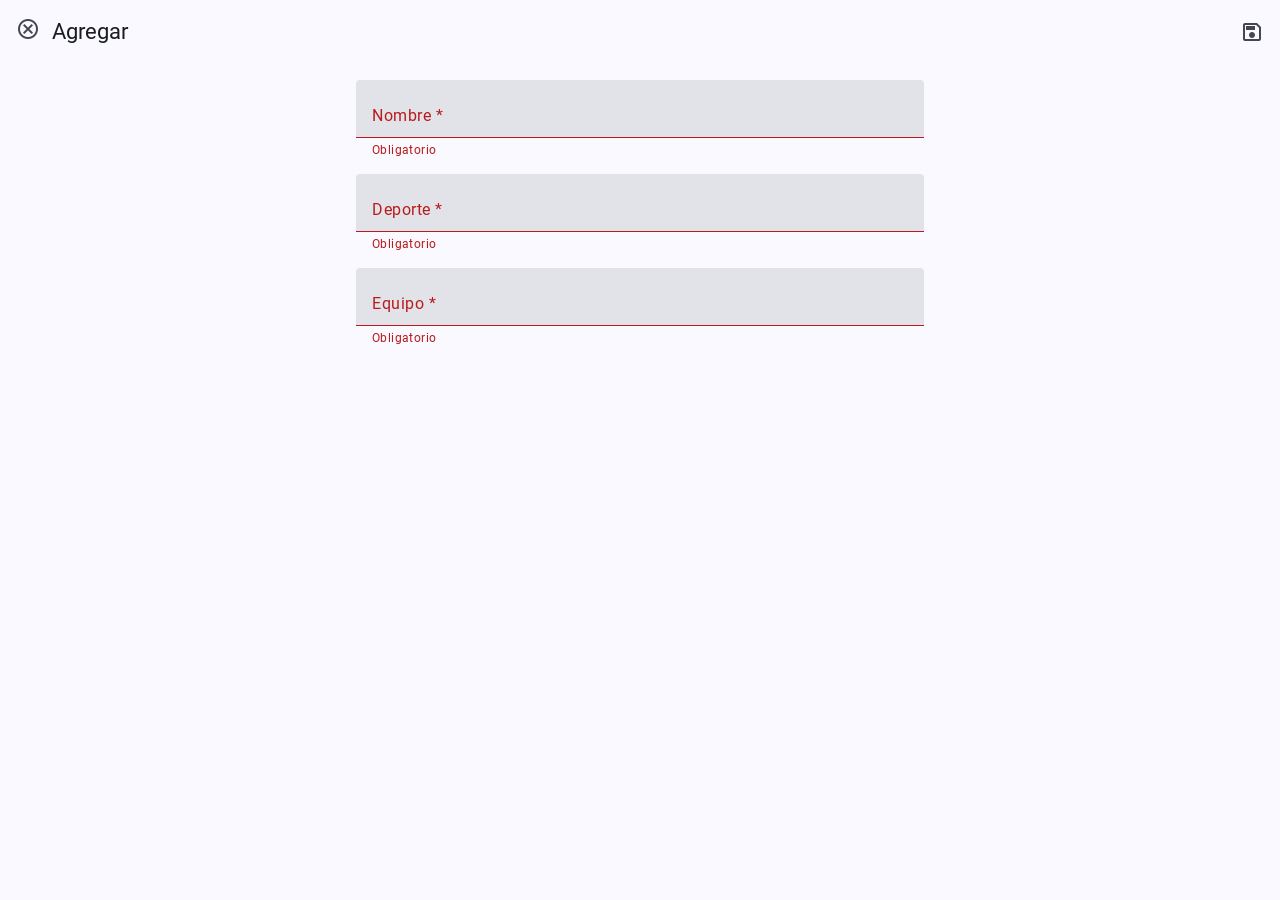
<file: agrega.html>
<!DOCTYPE html>
<html lang="es" class="light dark">

<head>

 <meta charset="UTF-8">
 <meta name="viewport" content="width=device-width">

 <title>Agregar</title>

 <!-- PWA -->
 <meta name="theme-color" content="#fffbfe">
 <link rel="icon" sizes="32x32" href="favicon.ico">
 <link rel="manifest" href="site.webmanifest">

 <!-- Scripts -->
 <script type="module" src="js/lib/registraServiceWorker.js"></script>
 <script type="module" src="js/lib/manejaErrores.js"></script>
 <script type="module" src="js/lib/custom/md-app-bar.js"></script>

 <!-- Estilos -->
 <link rel="stylesheet" href="css/estilos.css">
 <link rel="stylesheet" href="css/transicion_pestanas.css">
 <link rel="stylesheet" href="css/md-filled-text-field.css">
 <link rel="stylesheet" href="css/material-symbols-outlined.css">
 <link rel="stylesheet" href="css/md-standard-icon-button.css">

</head>

<body>

 <form id="formulario" novalidate>


  <md-app-bar adicional="tab">

   <a class="md-standard-icon-button" slot="navigation"
     href="index.html" title="Cancelar">
    <span class="material-symbols-outlined">cancel</span>
   </a>

   <h1>Agregar</h1>

   <button type="submit" class="md-standard-icon-button"
     slot="action" title="Guardar">
    <span class="material-symbols-outlined">save</span>
   </button>

  </md-app-bar>

  <!-- Contenido -->
  <section>

 <!-- Nombre -->
 <p>
  <label class="md-filled-text-field">
   <input name="nombre" required placeholder="Nombre*">
   <span>Nombre *</span>
   <small id="supportingNombre">Obligatorio</small>
  </label>
 </p>

 <!-- Deporte -->
 <p>
  <label class="md-filled-text-field">
   <input name="deporte" required placeholder="Deporte*">
   <span>Deporte *</span>
   <small id="supportingDeporte">Obligatorio</small>
  </label>
 </p>

 <!-- Equipo -->
 <p>
  <label class="md-filled-text-field">
   <input name="equipo" required placeholder="Equipo*">
   <span>Equipo *</span>
   <small id="supportingEquipo">Obligatorio</small>
  </label>
 </p>

</section>

 </form>

 <script type="module">

  import { pasatiempoAgrega } from "./js/pasatiempoAgrega.js"
  import { muestraTextoDeAyuda } from "./js/lib/muestraTextoDeAyuda.js"

  const formulario = document.getElementById("formulario")
  const inputNombre = formulario.nombre
  const supportingNombre = document.getElementById("supportingNombre")

  // Validación en tiempo real
  inputNombre.addEventListener("input", () => {
    muestraTextoDeAyuda(inputNombre, supportingNombre, "Obligatorio")
  })

  // Submit
  formulario.addEventListener("submit", (evt) => {

  muestraTextoDeAyuda(inputNombre, supportingNombre, "Obligatorio")
  muestraTextoDeAyuda(inputDeporte, supportingDeporte, "Obligatorio")
  muestraTextoDeAyuda(inputEquipo, supportingEquipo, "Obligatorio")

  if (
    inputNombre.validity.valid &&
    inputDeporte.validity.valid &&
    inputEquipo.validity.valid
  ) {
    pasatiempoAgrega(evt)
  }

})

  const inputDeporte = formulario.deporte
const inputEquipo = formulario.equipo

const supportingDeporte = document.getElementById("supportingDeporte")
const supportingEquipo = document.getElementById("supportingEquipo")

inputDeporte.addEventListener("input", () => {
  muestraTextoDeAyuda(inputDeporte, supportingDeporte, "Obligatorio")
})

inputEquipo.addEventListener("input", () => {
  muestraTextoDeAyuda(inputEquipo, supportingEquipo, "Obligatorio")
})

 </script>

</body>

</html>
</file>
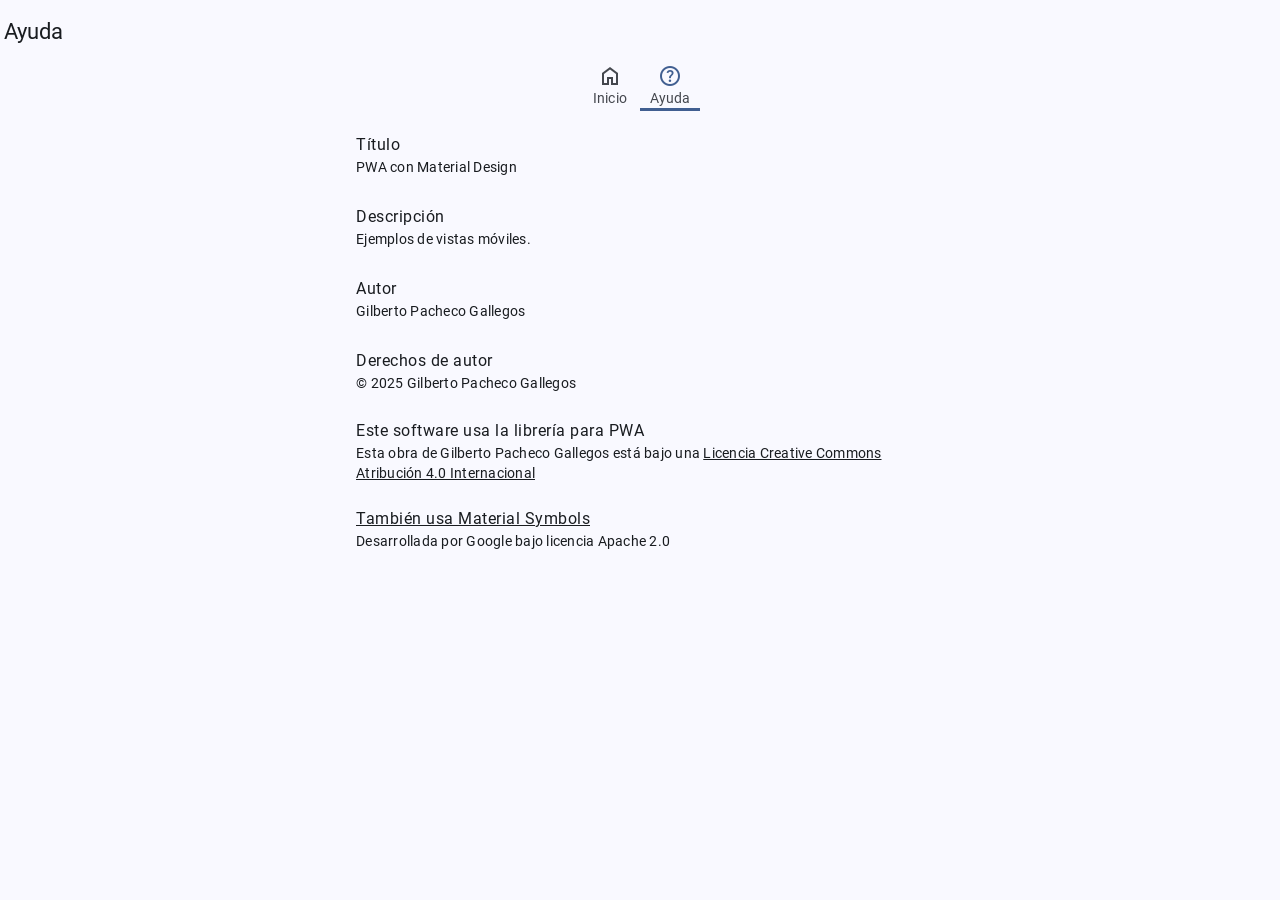
<file: ayuda.html>
<!DOCTYPE html>
<html lang="es" class="light dark">

<head>

 <meta charset="UTF-8">
 <title>Ayuda - PWA con Formulario</title>

 <script type="module" src="js/lib/registraServiceWorker.js"></script>

 <meta name="viewport" content="width=device-width">
 <meta name="theme-color" content="#fffbfe">
 <link rel="icon" sizes="32x32" href="favicon.ico">
 <link rel="manifest" href="site.webmanifest">
 <script src="ungap/custom-elements.js"></script>

 <script type="module" src="js/lib/custom/md-app-bar.js"></script>
 <script type="module" src="js/nav-tab-fixed.js"></script>

 <link rel="stylesheet" href="css/estilos.css">
 <link rel="stylesheet" href="css/transicion_pestanas.css">
 <link rel="stylesheet" href="css/md-headline.css">
 <link rel="stylesheet" href="css/md-tab.css">
 <link rel="stylesheet" href="css/material-symbols-outlined.css">
 <link rel="stylesheet" href="css/md-list.css">

</head>

<body>

 <md-app-bar adicional="tab">

  <h1>Ayuda</h1>

 </md-app-bar>

 <nav-tab-fixed id="tab"></nav-tab-fixed>

 <section>

  <ul class="md-list">
   <li class="md-two-line">
    <span class="headline">
     Título
    </span>
    <span class="supporting">
     PWA con Material Design
    </span>
   </li>
   <li class="md-two-line">
    <span class="headline">
     Descripción
    </span>
    <span class="supporting">
     Ejemplos de vistas móviles.
    </span>
   </li>
   <li class="md-two-line">
    <span class="headline">
     Autor
    </span>
    <span class="supporting">
     Gilberto Pacheco Gallegos
    </span>
   </li>
   <li class="md-two-line">
    <span class="headline">
     Derechos de autor
    </span>
    <span class="supporting">
     &copy; 2025 Gilberto Pacheco Gallegos
    </span>
   </li>
   <li class="md-three-line">
    <span class="headline">
     Este software usa la librería para PWA
    </span>
    <span class="supporting">
     Esta obra de Gilberto Pacheco Gallegos está bajo una
     <a target="_blank" rel="license noreferrer"
       href="http://creativecommons.org/licenses/by/4.0/">
      Licencia Creative Commons Atribución 4.0 Internacional</a></span>
   </li>
   <li>
    <a class="md-three-line" target="_blank" rel=”noreferrer”
      href="https://fonts.google.com/icons">
     <span class="headline">
      También usa Material Symbols
     </span>
     <span class="supporting">
      Desarrollada por Google bajo licencia Apache 2.0
     </span>
    </a>
   </li>
  </ul>

 </section>

 <nav-drw></nav-drw>

</body>

</html>
</file>
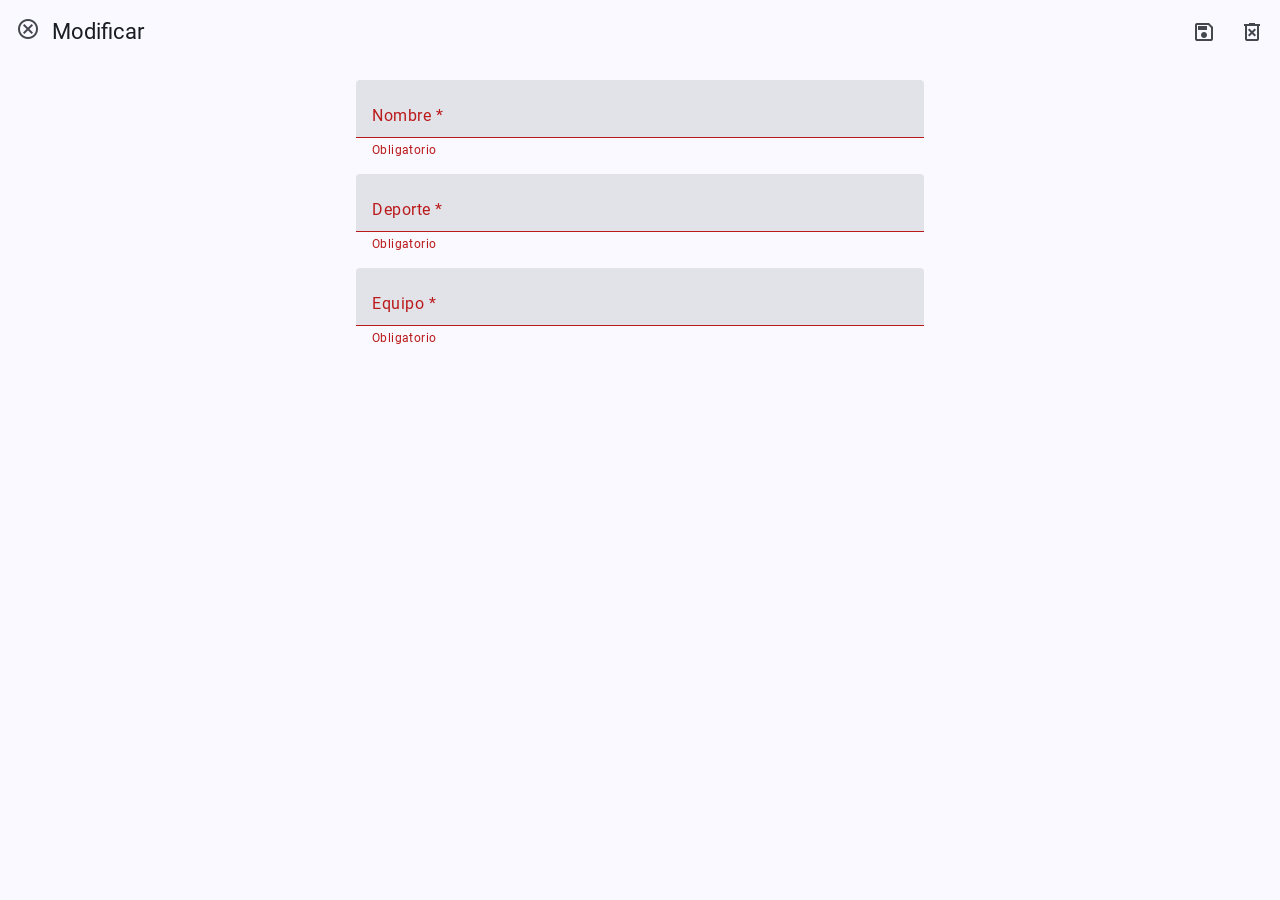
<file: modifica.html>
<!DOCTYPE html>
<html lang="es" class="light dark">

<head>

 <meta charset="UTF-8">
 <meta name="viewport" content="width=device-width">

 <title>Modificar</title>

 <!-- PWA -->
 <meta name="theme-color" content="#fffbfe">
 <link rel="icon" sizes="32x32" href="favicon.ico">
 <link rel="manifest" href="site.webmanifest">

 <!-- Scripts -->
 <script type="module" src="js/lib/registraServiceWorker.js"></script>
 <script type="module" src="js/lib/manejaErrores.js"></script>
 <script src="ungap/custom-elements.js"></script>
 <script type="module" src="js/lib/custom/md-app-bar.js"></script>

 <!-- Estilos -->
 <link rel="stylesheet" href="css/estilos.css">
 <link rel="stylesheet" href="css/transicion_pestanas.css">
 <link rel="stylesheet" href="css/md-filled-text-field.css">
 <link rel="stylesheet" href="css/material-symbols-outlined.css">
 <link rel="stylesheet" href="css/md-standard-icon-button.css">

</head>

<body>

 <form id="formulario" novalidate>

  <md-app-bar adicional="tab">

   <a class="md-standard-icon-button" slot="navigation" href="index.html">
    <span class="material-symbols-outlined">cancel</span>
   </a>

   <h1>Modificar</h1>

   <button type="submit" class="md-standard-icon-button" slot="action">
    <span class="material-symbols-outlined">save</span>
   </button>

   <button id="botonEliminar" type="button"
     class="md-standard-icon-button" slot="action">
    <span class="material-symbols-outlined">delete_forever</span>
   </button>

  </md-app-bar>

  <!-- CONTENIDO -->
  <section>

   <!-- Nombre -->
   <p>
    <label class="md-filled-text-field">
     <input name="nombre" required placeholder="Nombre*">
     <span>Nombre *</span>
     <small id="supportingNombre">Obligatorio</small>
    </label>
   </p>

   <!-- Deporte -->
   <p>
    <label class="md-filled-text-field">
     <input name="deporte" required placeholder="Deporte*">
     <span>Deporte *</span>
     <small id="supportingDeporte">Obligatorio</small>
    </label>
   </p>

   <!-- Equipo -->
   <p>
    <label class="md-filled-text-field">
     <input name="equipo" required placeholder="Equipo*">
     <span>Equipo *</span>
     <small id="supportingEquipo">Obligatorio</small>
    </label>
   </p>

  </section>

 </form>

 <script type="module">

  import { validaEntidadObligatoria } from "./js/lib/validaEntidadObligatoria.js"
  import { muestraObjeto } from "./js/lib/muestraObjeto.js"
  import { muestraTextoDeAyuda } from "./js/lib/muestraTextoDeAyuda.js"
  import { pasatiempoBusca } from "./js/pasatiempoBusca.js"
  import { pasatiempoElimina } from "./js/pasatiempoElimina.js"
  import { pasatiempoModifica } from "./js/pasatiempoModifica.js"

  const params = new URL(location.href).searchParams
  const id = params.get("id")

  const inputNombre = formulario.nombre
  const inputDeporte = formulario.deporte
  const inputEquipo = formulario.equipo

  const supportingNombre = document.getElementById("supportingNombre")
  const supportingDeporte = document.getElementById("supportingDeporte")
  const supportingEquipo = document.getElementById("supportingEquipo")

  // Validaciones en tiempo real
  inputNombre.addEventListener("input", () =>
    muestraTextoDeAyuda(inputNombre, supportingNombre, "Obligatorio"))

  inputDeporte.addEventListener("input", () =>
    muestraTextoDeAyuda(inputDeporte, supportingDeporte, "Obligatorio"))

  inputEquipo.addEventListener("input", () =>
    muestraTextoDeAyuda(inputEquipo, supportingEquipo, "Obligatorio"))

  descargaDatos()

  async function descargaDatos() {
    if (id !== null && id !== "") {

      let modelo = await pasatiempoBusca(id)
      modelo = validaEntidadObligatoria("Pasatiempo", modelo)

  
      muestraObjeto(document, {
        nombre: { value: modelo.PAS_NOMBRE },
        deporte: { value: modelo.PAS_DEPORTE || "" },
        equipo: { value: modelo.PAS_EQUIPO || "" }
      })

    
      formulario.addEventListener("submit", (evt) => {
        evt.preventDefault()

        muestraTextoDeAyuda(inputNombre, supportingNombre, "Obligatorio")
        muestraTextoDeAyuda(inputDeporte, supportingDeporte, "Obligatorio")
        muestraTextoDeAyuda(inputEquipo, supportingEquipo, "Obligatorio")

        if (
          inputNombre.validity.valid &&
          inputDeporte.validity.valid &&
          inputEquipo.validity.valid
        ) {
          pasatiempoModifica(evt, id)
        }
      })

      // Eliminar
      botonEliminar.addEventListener("click", () => {
        pasatiempoElimina(id)
      })
    }
  }

 </script>

</body>

</html>
</file>
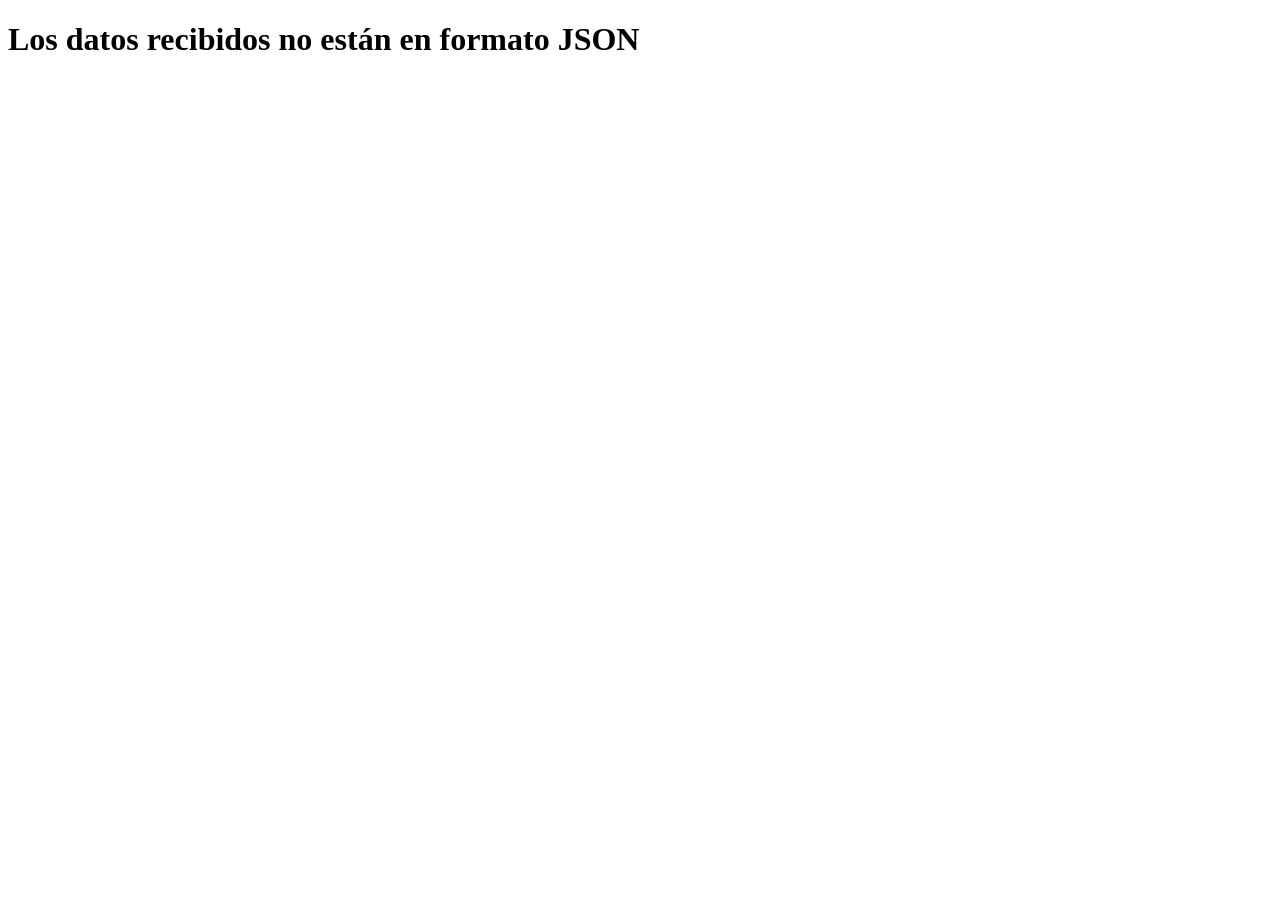
<file: errors/datosnojson.html>
<!DOCTYPE html>
<html lang="es">

<head>

 <meta charset="UTF-8">
 <meta name="viewport" content="width=device-width">

 <title>Los datos recibidos no están en formato JSON</title>

</head>

<body>

 <h1>Los datos recibidos no están en formato JSON</h1>

</body>

</html>
</file>
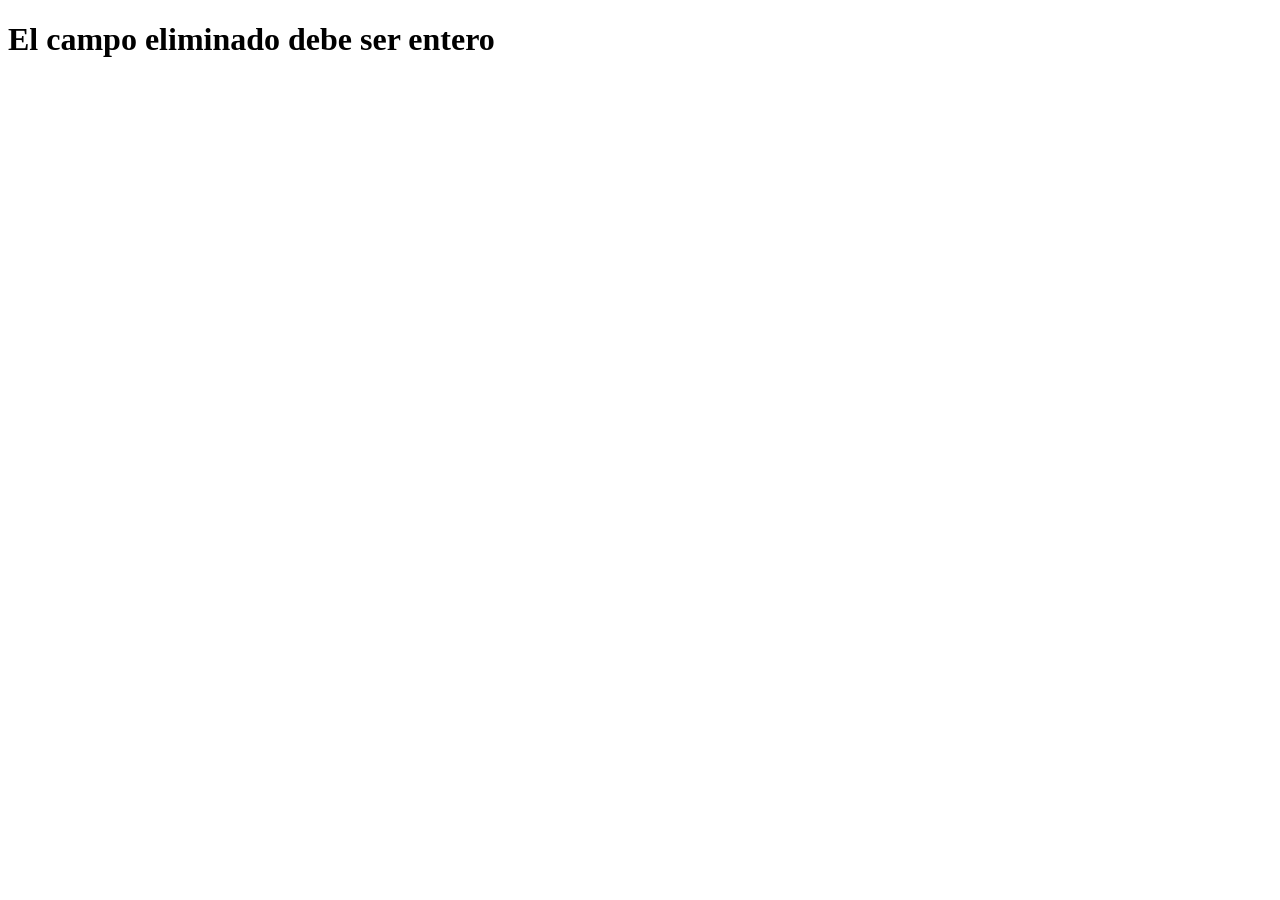
<file: errors/eliminadoincorrecto.html>
<!DOCTYPE html>
<html lang="es">

<head>

 <meta charset="UTF-8">
 <meta name="viewport" content="width=device-width">

 <title>El campo eliminado debe ser entero</title>

<body>

 <h1>El campo eliminado debe ser entero</h1>

</body>

</html>
</file>
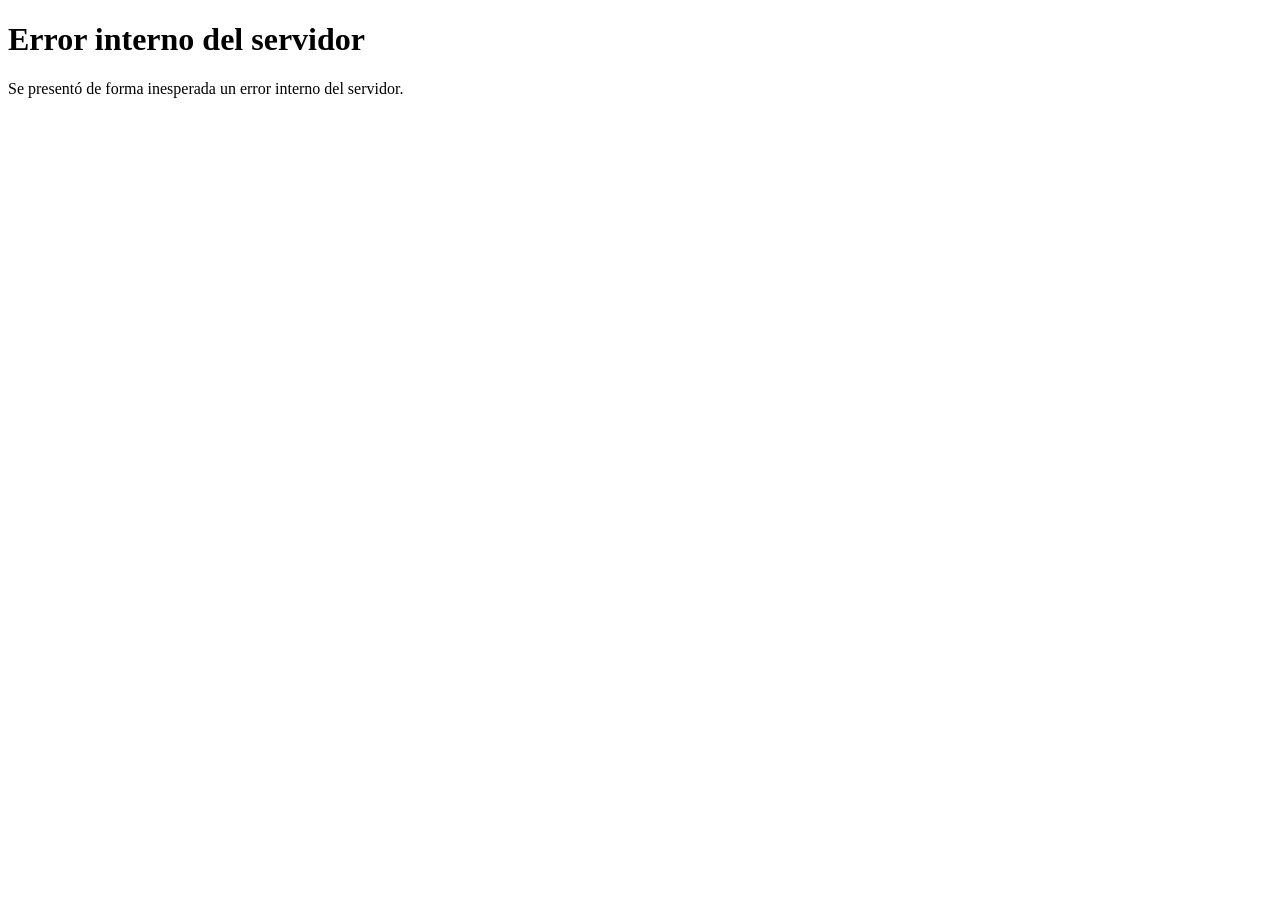
<file: errors/errorinterno.html>
<!DOCTYPE html>
<html lang="es">

<head>

 <meta charset="UTF-8">
 <meta name="viewport" content="width=device-width">

 <title>Error interno del servidor</title>

</head>

<body>

 <h1>Error interno del servidor</h1>

 <p>Se presentó de forma inesperada un error interno del servidor.</p>

</body>

</html>
</file>
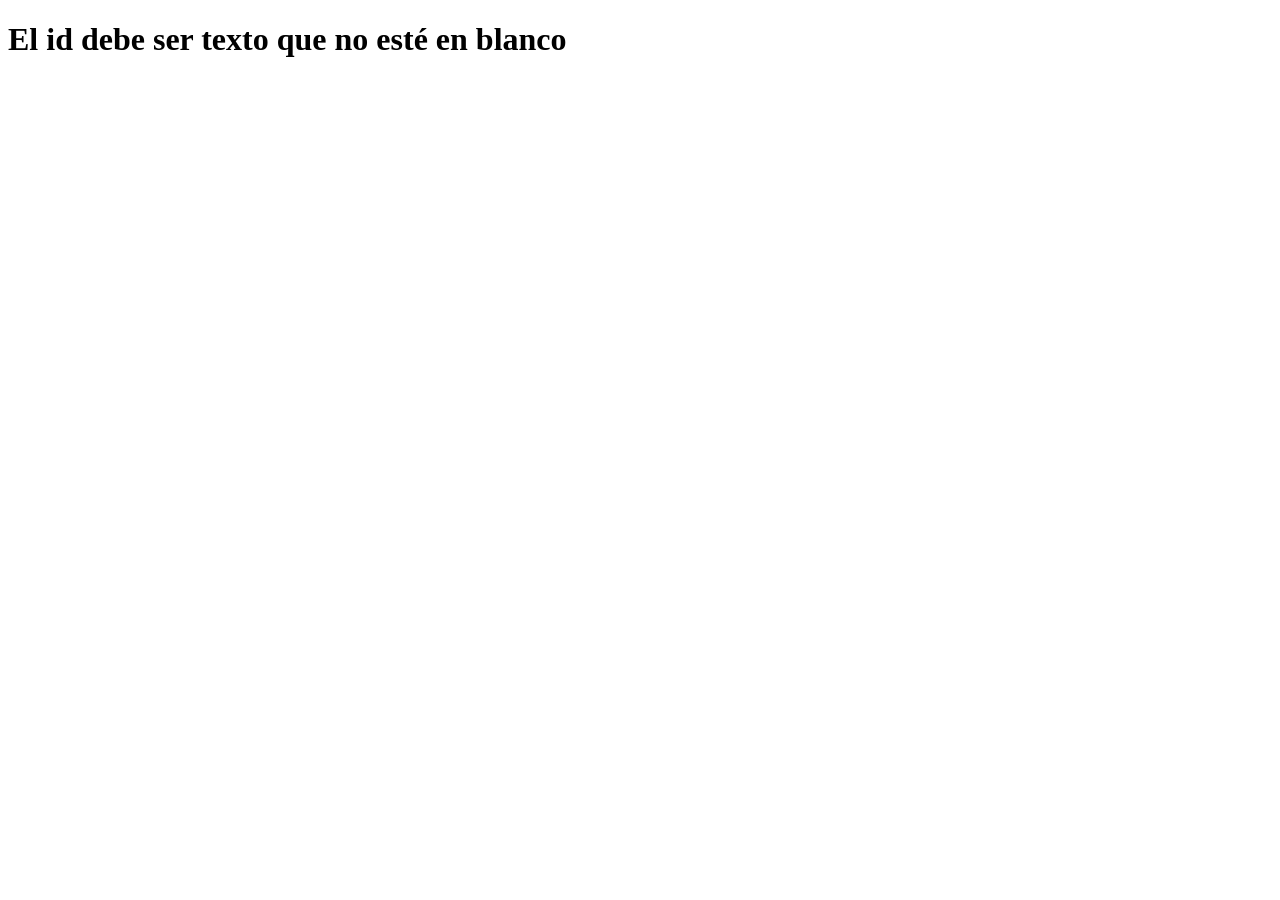
<file: errors/idincorrecto.html>
<!DOCTYPE html>
<html lang="es">

<head>

 <meta charset="UTF-8">
 <meta name="viewport" content="width=device-width">

 <title>El id debe ser texto que no esté en blanco</title>

<body>

 <h1>El id debe ser texto que no esté en blanco</h1>

</body>

</html>
</file>
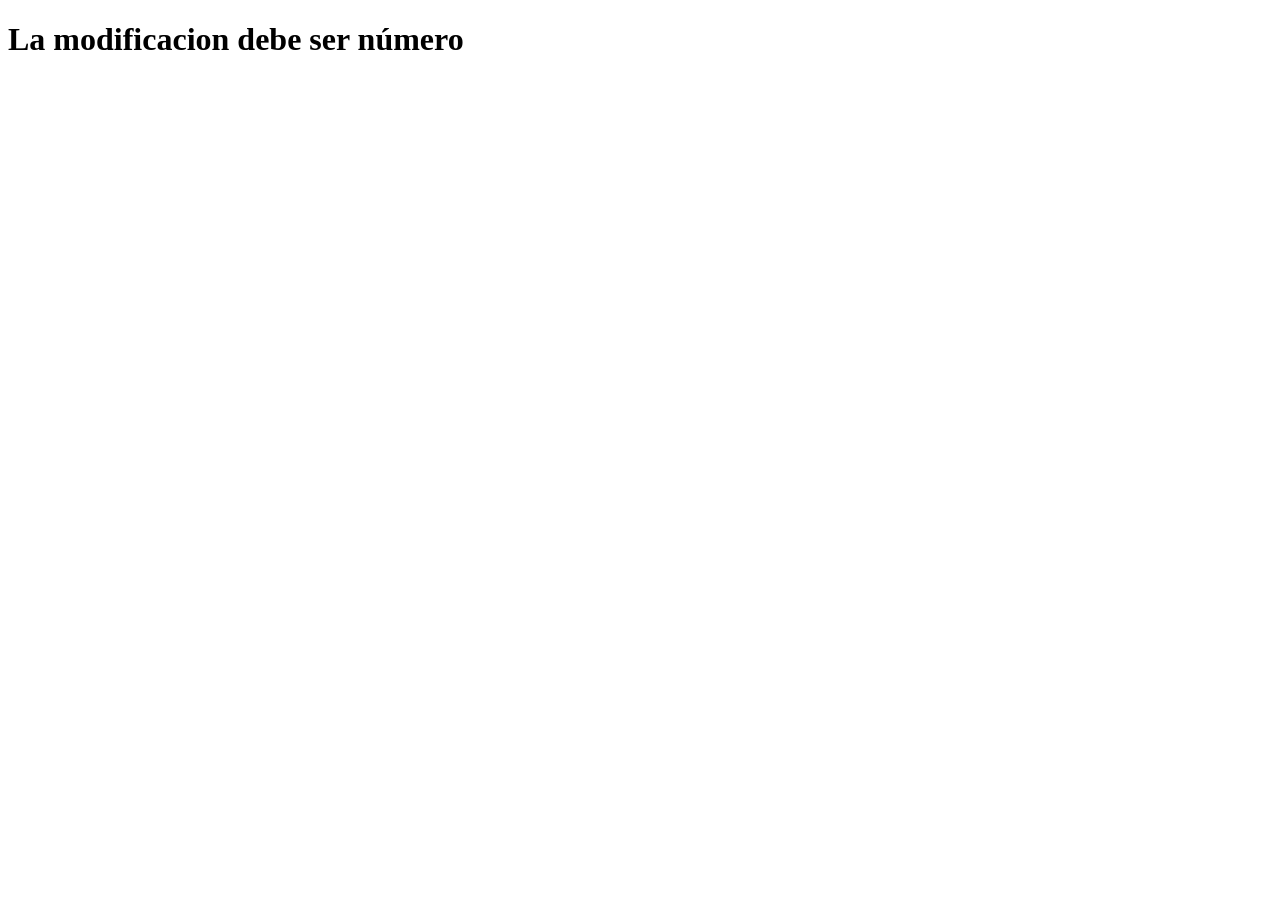
<file: errors/modificacionincorrecta.html>
<!DOCTYPE html>
<html lang="es">

<head>

 <meta charset="UTF-8">
 <meta name="viewport" content="width=device-width">

 <title>La modificacion debe ser número</title>

<body>

 <h1>La modificacion debe ser número</h1>

</body>

</html>
</file>
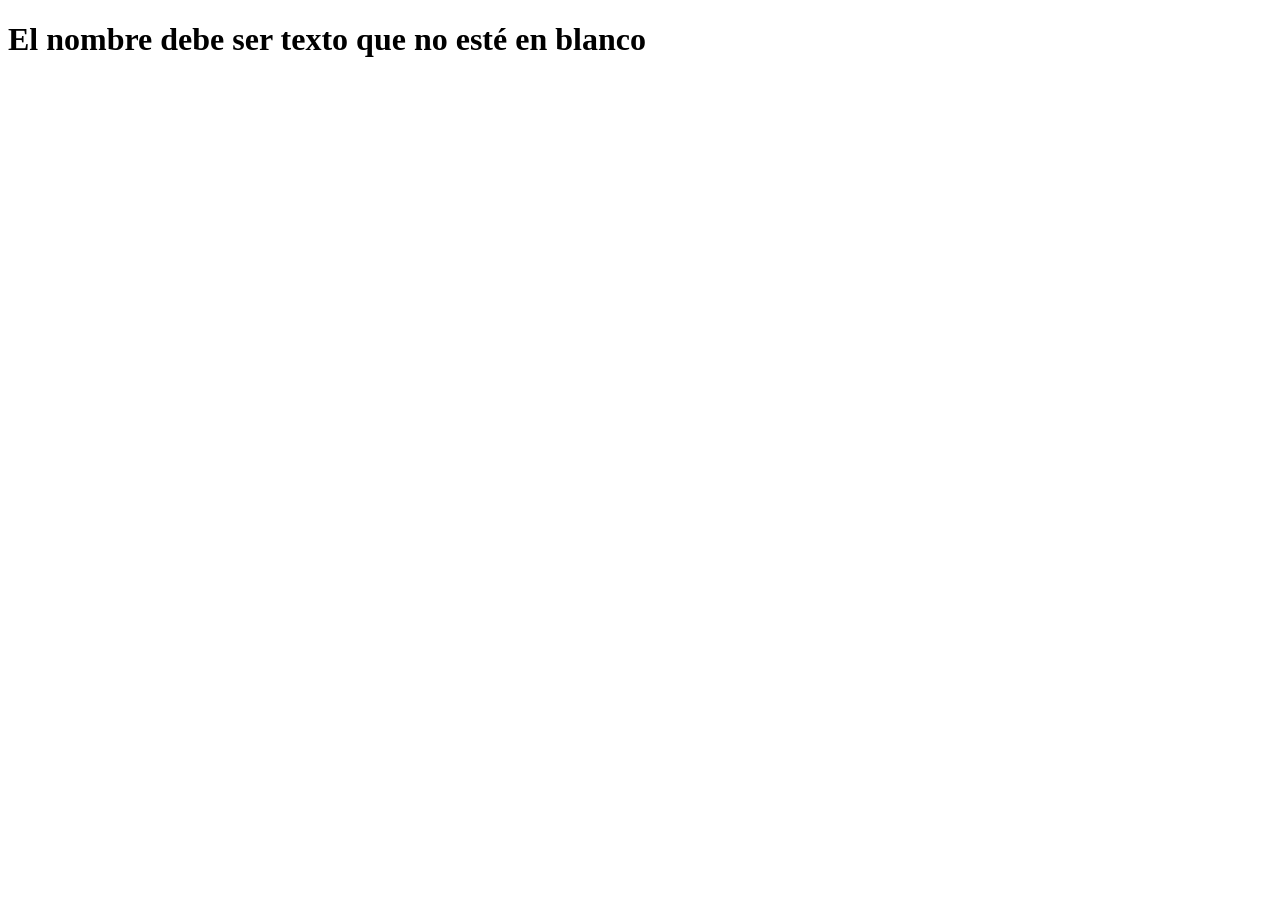
<file: errors/nombreincorrecto.html>
<!DOCTYPE html>
<html lang="es">

<head>

 <meta charset="UTF-8">
 <meta name="viewport" content="width=device-width">

 <title>El nombre debe ser texto que no esté en blanco</title>

<body>

 <h1>El nombre debe ser texto que no esté en blanco</h1>

</body>

</html>
</file>
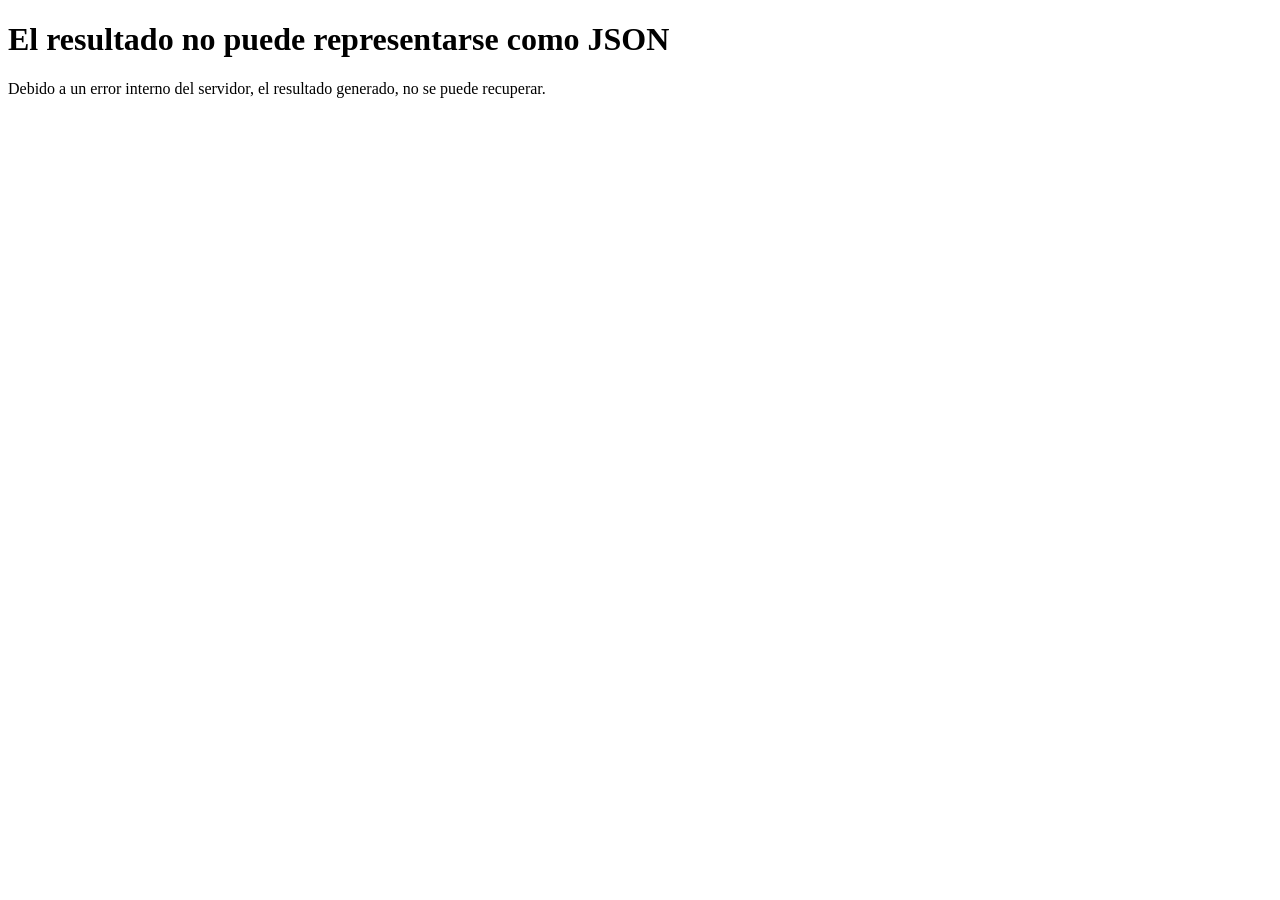
<file: errors/resultadonojson.html>
<!DOCTYPE html>
<html lang="es">

<head>

 <meta charset="UTF-8">
 <meta name="viewport" content="width=device-width">

 <title>El resultado no puede representarse como JSON</title>

</head>

<body>

 <h1>El resultado no puede representarse como JSON</h1>

 <p>
  Debido a un error interno del servidor, el resultado generado, no se puede
  recuperar.
 </p>

</body>

</html>
</file>
<file: css/estilos.css>
/* Definiciones para Material Design 3  */
@import url(baseline.css);
/* Fonts utilizados */
@import url(roboto.css);

html {
 /* Indica los temas del sistema operativo que son soportados. */
 color-scheme: light dark;
 --tabWidth: 3.75rem;
 --anchoNav: 22.5rem;
}

body>section,
form>section {
 max-width: 600px;
 margin-left: auto;
 margin-right: auto;
}

/* Quita un borde rojo que coloca Firefox. */
:-moz-ui-invalid {
 box-shadow: none;
}

body {
 margin: 0;
 font-family: var(--md-sys-typescale-body-large-font);
 font-weight: var(--md-sys-typescale-body-large-weight);
 font-size: var(--md-sys-typescale-body-large-size);
 font-style: var(--md-sys-typescale-body-large-font-style);
 letter-spacing: var(--md-sys-typescale-body-large-tracking);
 line-height: var(--md-sys-typescale-body-large-line-height);
 text-transform: var(--md-sys-typescale-body-large-text-transform);
 text-decoration: var(--md-sys-typescale-body-large-text-decoration);
 color: var(--md-sys-color-on-background);
 background-color: var(--md-sys-color-background);
 /* Las siguientes líneas Evita los cambios de apariencia al cargar estilos y
 + custom elements, que son conocidos como Flash Of Unstyled Content (fouc). */
 opacity: 0;
 animation-name: fouc;
 animation-fill-mode: forwards;
 animation-duration: 1.5s;
}

@keyframes fouc {
 to {
  opacity: 1;
 }
}

html {
 --Font: -apple-system, BlinkMacSystemFont, roboto, sans-serif;
 --colIntIos: white;
 --colIntIosOnBk: #2acc2a;
 --colIntIosOnBkFc: #1bbb1b;
 --colIntIosOffBk: #dbdbdb;
 --colIntIosOffBkFc: #BDBDBD;
 /* Plain typeface */
 --md-ref-typeface-plain: var(--Font);
 /* Brand typeface */
 --md-ref-typeface-brand: var(--Font);
 --md-sys-typescale-label-large-weight-prominent:
  var(--md-ref-typeface-weight-bold);
 --md-box_shadow_level4:
  0 var(--md-sys-elevation-level4) var(--md-sys-elevation-level4) var(--md-sys-color-shadow);
 --md-box_shadow_level3:
  0 var(--md-sys-elevation-level3) var(--md-sys-elevation-level3) var(--md-sys-color-shadow);
 --md-box_shadow_level2:
  0 var(--md-sys-elevation-level2) var(--md-sys-elevation-level2) var(--md-sys-color-shadow);
 --md-box_shadow_level1:
  0 var(--md-sys-elevation-level1) var(--md-sys-elevation-level1) var(--md-sys-color-shadow);
 --md-box_shadow_level0: none;
 --iconSize: 1.5rem;
 --avatarSize: 2.5rem;
 --imageSize: 3.5rem;
 --videoWidth: 7.125rem;
 --videoHeight: 4rem;
 --scroll-headline-duracion: 2s;
 --md-sys-state-focus-indicator-outer-offset: 0.125rem;
 --md-sys-state-focus-indicator-thickness: 0.1875rem;
 /* Pressed state layer opacity */
 --state-pressed-transparency-percentage: 84%;
 /* Focus state layer opacity */
 --state-focus-transparency-percentage: 88%;
 /* Hover state layer opacity */
 --state-hover-transparency-percentage: 92%;
}

p {
 margin: 1rem;
}

a {
 color: var(--md-sys-color-on-background);
}

@media (prefers-color-scheme: light) {
 html {
  --md-riple-color: #00000020;
 }
}

@media (prefers-color-scheme: dark) {
 html {
  --md-riple-color: #ffffff40;
 }
}

@keyframes md-ripple {

 from {
  background-size: 100%;
 }

 to {
  background-size: 15000%;
 }

}

@keyframes salePorLaIzquierda {
 to {
  translate: -100vw 0;
 }
}

@keyframes entraPorLaDerecha {
 from {
  translate: 100vw 0;
 }
}
</file>
<file: css/transicion_pestanas.css>
@view-transition {
 navigation: auto;
}

md-app-bar h1 {
 view-transition-name: encabezado;
}

main {
 view-transition-name: contenido;
}

::view-transition-group(encabezado) {
 animation-duration: var(--md-sys-motion-duration-1000);
}

::view-transition-group(contenido) {
 animation-duration: var(--md-sys-motion-duration-1000);
}

html::view-transition-old(encabezado) {
 animation-name: salePorLaIzquierda;
}

html::view-transition-new(encabezado) {
 animation-name: entraPorLaDerecha;
}

html::view-transition-old(contenido) {
 animation-name: salePorLaIzquierda;
}

html::view-transition-new(contenido) {
 animation-duration: var(--md-sys-motion-duration-700);
 animation-name: entraPorLaDerecha;
}
</file>
<file: css/md-filled-text-field.css>
.md-filled-text-field {
 position: relative;
 overflow: hidden;
 display: flex;
 flex-direction: column;
 align-items: stretch;
 padding-top: calc(0.5rem + var(--md-sys-typescale-body-small-line-height));
 border-top-left-radius: var(--md-sys-shape-corner-extra-small-top-top-left);
 border-top-right-radius: var(--md-sys-shape-corner-extra-small-top-top-right);
 overflow: hidden;
}

/* container */
.md-filled-text-field::before {
 content: "";
 position: absolute;
 z-index: -2;
 top: 0;
 right: 0;
 left: 0;
 bottom: 0;
 background-color: var(--md-sys-color-surface-container-highest);
}

/* state layer */
.md-filled-text-field::after {
 content: "";
 position: absolute;
 z-index: -1;
 top: 0;
 right: 0;
 left: 0;
 bottom: 0;
 background-color: transparent;
}

.md-filled-text-field span,
.md-filled-text-field label {
 position: absolute;
 top: 0.5rem;
 left: 1rem;
 right: 1rem;
 display: block;
 transform: translateY(1rem);
 transition-property: transform;
 transition-duration: var(--md-sys-motion-duration-300);
 white-space: nowrap;
 text-overflow: ellipsis;
 overflow: hidden;
 color: var(--md-sys-color-on-surface-variant);
 font-family: var(--md-sys-typescale-body-large-font);
 font-weight: var(--md-sys-typescale-body-large-weight);
 font-size: var(--md-sys-typescale-body-large-size);
 font-style: var(--md-sys-typescale-body-large-font-style);
 letter-spacing: var(--md-sys-typescale-body-large-tracking);
 line-height: var(--md-sys-typescale-body-large-line-height);
 text-transform: var(--md-sys-typescale-body-large-text-transform);
 text-decoration: var(--md-sys-typescale-body-large-text-decoration);
}

.md-filled-text-field :not(:placeholder-shown)+span,
.md-filled-text-field :not(:placeholder-shown)+label,
.md-filled-text-field .populated+span,
.md-filled-text-field .populated+label,
.md-filled-text-field:focus-within span,
.md-filled-text-field:focus-within label,
.md-filled-text-field.float span,
.md-filled-text-field.float label {
 transform: translateY(0);
 font-family: var(--md-sys-typescale-body-small-font);
 font-weight: var(--md-sys-typescale-body-small-weight);
 font-size: var(--md-sys-typescale-body-small-size);
 font-style: var(--md-sys-typescale-body-small-font-style);
 letter-spacing: var(--md-sys-typescale-body-small-tracking);
 line-height: var(--md-sys-typescale-body-small-line-height);
 text-transform: var(--md-sys-typescale-body-small-text-transform);
 text-decoration: var(--md-sys-typescale-body-small-text-decoration);
}

.md-filled-text-field :not(label, span, small) {
 position: relative;
 caret-color: var(--md-sys-color-primary);
 min-height: 2rem;
 box-sizing: border-box;
 padding-left: 1rem;
 padding-bottom: 0.5rem;
 padding-right: 1rem;
 border: none;
 resize: none;
 color: var(--md-sys-color-on-surface);
 font-family: var(--md-sys-typescale-body-large-font);
 font-weight: var(--md-sys-typescale-body-large-weight);
 font-size: var(--md-sys-typescale-body-large-size);
 font-style: var(--md-sys-typescale-body-large-font-style);
 letter-spacing: var(--md-sys-typescale-body-large-tracking);
 line-height: var(--md-sys-typescale-body-large-line-height);
 text-transform: var(--md-sys-typescale-body-large-text-transform);
 text-decoration: var(--md-sys-typescale-body-large-text-decoration);
 background-color: transparent;
 outline: none;
 border-bottom-width: 0.0625rem;
 border-bottom-style: solid;
 border-bottom-color: var(--md-sys-color-on-surface-variant);
}

.md-filled-text-field ::placeholder {
 color: transparent;
}

.md-filled-text-field small {
 display: block;
 color: var(--md-sys-color-on-surface-variant);
 background-color: var(--md-sys-color-background);
 font-family: var(--md-sys-typescale-body-small-font);
 font-weight: var(--md-sys-typescale-body-small-weight);
 font-size: var(--md-sys-typescale-body-small-size);
 font-style: var(--md-sys-typescale-body-small-font-style);
 letter-spacing: var(--md-sys-typescale-body-small-tracking);
 line-height: var(--md-sys-typescale-body-small-line-height);
 text-transform: var(--md-sys-typescale-body-small-text-transform);
 text-decoration: var(--md-sys-typescale-body-small-text-decoration);
 padding: 0.25rem 1rem 0 1rem;
 white-space: nowrap;
 text-overflow: ellipsis;
 overflow: hidden;
}

.md-filled-text-field:hover span,
.md-filled-text-field:hover label {
 color: var(--md-sys-color-on-surface-variant);
}

.md-filled-text-field:hover :not(label, span, small) {
 padding-bottom: 0.5rem;
 border-bottom-width: 0.0625rem;
 border-bottom-color: var(--md-sys-color-on-surface);
}

.md-filled-text-field:hover::after {
 background-color: var(--md-sys-color-on-surface);
 opacity: var(--md-sys-state-hover-state-layer-opacity);
}

.md-filled-text-field:hover small {
 color: var(--md-sys-color-on-surface-variant);
}

.md-filled-text-field:focus-within span,
.md-filled-text-field:focus-within label {
 color: var(--md-sys-color-primary);
}

.md-filled-text-field :focus {
 color: var(--md-sys-color-on-surface);
 outline: none;
 padding-bottom: 0.4375rem;
 border-bottom-width: 0.125rem;
 border-bottom-color: var(--md-sys-color-primary);
}

.md-filled-text-field:hover :focus {
 padding-bottom: 0.4375rem;
 border-bottom-width: 0.125rem;
}

.md-filled-text-field:focus-within small {
 color: var(--md-sys-color-on-surface-variant);
}

.md-filled-text-field :invalid {
 color: var(--md-sys-color-on-surface);
 border-bottom-color: var(--md-sys-color-error);
}

.md-filled-text-field :invalid+span,
.md-filled-text-field :invalid+label {
 color: var(--md-sys-color-error);
}

.md-filled-text-field :invalid~small,
.md-filled-text-field:hover :invalid~small,
.md-filled-text-field:focus-within .input-text:invalid~small {
 color: var(--md-sys-color-error);
}

.md-filled-text-field :invalid:focus {
 caret-color: var(--md-sys-color-error);
 border-bottom-color: var(--md-sys-color-error);
}

.md-filled-text-field:hover :invalid {
 color: var(--md-sys-color-on-surface);
 border-bottom-color: var(--md-sys-color-error);
}
</file>
<file: css/material-symbols-outlined.css>
@font-face {
 font-family: 'Material Symbols Outlined';
 font-style: normal;
 src:
  url(../fonts/MaterialSymbolsOutlined[FILL\,GRAD\,opsz\,wght].woff2) format('woff2'),
  url(../fonts/MaterialSymbolsOutlined[FILL\,GRAD\,opsz\,wght].ttf) format('truetype');
}

.material-symbols-outlined {
 font-family: 'Material Symbols Outlined';
 font-weight: normal;
 font-style: normal;
 font-size: 1.5rem;
 width: 1.5rem;
 height: 1.5rem;
 /* Preferred icon size */
 display: inline-block;
 line-height: 1;
 text-transform: none;
 letter-spacing: normal;
 word-wrap: normal;
 white-space: nowrap;
 direction: ltr;
}
</file>
<file: css/md-standard-icon-button.css>
.md-standard-icon-button {
 position: relative;
 display: inline-block;
 border: none;
 padding: 0.25rem;
 background-color: transparent;
 text-decoration: none;
 border-radius: 50%;
 overflow: hidden;
}

.md-standard-icon-button[hidden] {
 display: none;
}

/* state layer */
.md-standard-icon-button::after {
 content: "";
 position: absolute;
 top: 0.25rem;
 right: 0.25rem;
 left: 0.25rem;
 bottom: 0.25rem;
 border-radius: 50%;
}

.md-standard-icon-button span {
 position: relative;
 padding: 0.5rem;
 color: var(--md-sys-color-on-surface-variant);
 font-size: 1.5rem;
 width: 1.5rem;
 height: 1.5rem;
}

.md-standard-icon-button.avatar span {
 padding: 0.3125rem;
 font-size: 1.875rem;
 width: 1.875rem;
 height: 1.875rem;
}

.md-standard-icon-button:hover::after {
 background-color: var(--md-sys-color-on-surface-variant);
 opacity: var(--md-sys-state-hover-state-layer-opacity);
}

.md-standard-icon-button:hover span {
 color: var(--md-sys-color-on-surface-variant);
}

.md-standard-icon-button:focus {
 outline: none;
}

.md-standard-icon-button:focus::after {
 background-color: var(--md-sys-color-on-surface-variant);
 opacity: var(--md-sys-state-focus-state-layer-opacity);
}

.md-standard-icon-button:focus span {
 color: var(--md-sys-color-on-surface-variant);
}

.md-standard-icon-button:active {
 background-position: center;
 background-image:
  radial-gradient(circle, var(--md-riple-color) 1%, transparent 1%);
 background-size: 100%;
 animation-name: md-ripple;
 animation-duration: var(--md-sys-motion-duration-500);
}

.md-standard-icon-button:active::after {
 background-color: var(--md-sys-color-on-surface-variant);
 opacity: var(--md-sys-state-pressed-state-layer-opacity);
}

.md-standard-icon-button:active span {
 -color: var(--md-sys-color-on-surface-variant);
}

.md-standard-icon-button:disabled::after {
 background-color: transparent !important;
 opacity: 1;
}

.md-standard-icon-button:disabled span {
 color: var(--md-sys-color-on-surface) !important;
 opacity: 0.38;
}

.md-standard-icon-button:disabled:active {
 background-image: none;
 animation-name: none;
 animation-duration: unset;
}
</file>
<file: css/md-headline.css>
.md-headline {
 box-sizing: border-box;
 margin: 0;
 color: var(--md-sys-color-on-surface);
 background-color: var(--md-sys-color-surface);
 transition-property: color;
 transition-duration: var(--md-sys-motion-duration-1000);
 transition-timing-function: ease-in;
}

.md-headline.scroll-adicional {
 color: var(--md-sys-color-surface-container-low);
 background-color: var(--md-sys-color-surface-container-low);
}

.md-headline.scroll {
 color: var(--md-sys-color-surface);
}

.md-headline.headline-small {
 padding: 0 1rem 1.5rem 1rem;
}

.md-headline.headline-medium {
 padding: 0 1rem 1.75rem 1rem;
}

md-app-bar.centered~.md-headline {
 text-align: center;
}

md-app-bar[headline] h1 {
 opacity: 0;
 transition-property: opacity;
 transition-duration: var(--md-sys-motion-duration-1000);
}

md-app-bar[headline].scroll h1 {
 opacity: 1;
 transition-timing-function: ease-in;
}
</file>
<file: css/md-tab.css>
.md-tab {
 display: flex;
 background-color: transparent;
 align-items: stretch;
 flex-wrap: nowrap;
 overflow-x: auto;
 position: sticky;
 z-index: 1;
}

.md-tab.fixed {
 justify-content: center;
}

.md-tab.scrollable {
 padding-left: 2rem;
 gap: 1rem;
}

.md-tab.scroll {
 background-color: var(--md-sys-color-surface-container-low);
}

.md-tab a {
 position: relative;
 display: flex;
 flex-direction: column;
 justify-content: start;
 align-items: center;
 color: var(--md-sys-color-on-surface-variant);
 font-family: var(--md-sys-typescale-title-small-font);
 font-weight: var(--md-sys-typescale-title-small-weight);
 font-size: var(--md-sys-typescale-title-small-size);
 font-style: var(--md-sys-typescale-title-small-font-style);
 letter-spacing: var(--md-sys-typescale-title-small-tracking);
 line-height: var(--md-sys-typescale-title-small-line-height);
 text-transform: var(--md-sys-typescale-title-small-text-transform);
 text-decoration: var(--md-sys-typescale-title-small-text-decoration);
 text-align: center;
 box-sizing: border-box;
 border-bottom: 0.1875rem solid var(--md-sys-color-surface);
}

.md-tab.fixed a {
 flex: 0 0 var(--tabWidth);
}

.md-tab.scrollable a {
 flex: 0 0 auto;
}

.md-tab a.active {
 border-bottom-color: var(--md-sys-color-primary);
}

/* state layer */
.md-tab a::after {
 content: "";
 position: absolute;
 z-index: -1;
 top: 0;
 right: 0;
 left: 0;
 bottom: 0;
 background-color: transparent;
}

.md-tab span {
 font-size: var(--iconSize);
 height: var(--iconSize);
 width: var(--iconSize);
 color: var(--md-sys-color-on-surface-variant);
}

.md-tab .active span {
 color: var(--md-sys-color-primary);
}

.md-tab a:hover {
 color: var(--md-sys-color-on-surface);
}

/* state layer */
.md-tab a:hover::after {
 background-color: var(--md-sys-color-on-surface);
 opacity: var(--md-sys-state-hover-state-layer-opacity);
}

.md-tab a.active:hover {
 color: var(--md-sys-color-primary);
}

/* state layer */
.md-tab a.active:hover::after {
 background-color: var(--md-sys-color-primary);
 opacity: var(--md-sys-state-hover-state-layer-opacity);
}

.md-tab a:hover span {
 color: var(--md-sys-color-on-surface);
}

.md-tab a.active:hover span {
 color: var(--md-sys-color-primary);
}

.md-tab a:focus {
 outline: none;
}

/* state layer */
.md-tab a:focus::after {
 background-color: var(--md-sys-color-on-surface);
 opacity: var(--md-sys-state-focus-state-layer-opacity);
}

/* state layer */
.md-tab a.active:focus::after {
 background-color: var(--md-sys-color-primary);
 opacity: var(--md-sys-state-hover-state-layer-opacity);
}

.md-tab a:active {
 background-position: center;
 background-image:
   radial-gradient(circle, var(--md-riple-color) 1%, transparent 1%);
 background-size: 100%;
 animation-name: md-ripple;
 animation-duration: var(--md-sys-motion-duration-500);
}

/* state layer */
.md-tab a:active::after {
 background-color: var(--md-sys-color-on-surface);
 opacity: var(--md-sys-state-pressed-state-layer-opacity);
}

/* state layer */
.md-tab a.active:active::after {
 background-color: var(--md-sys-color-primary);
 opacity: var(--md-sys-state-pressed-state-layer-opacity);
}
</file>
<file: css/md-list.css>
.md-list {
 margin: 0.5rem 0;
 padding: 0;
 list-style-type: none;
}

.md-list .md-one-line,
.md-list .md-two-line,
.md-list .md-three-line {
 position: relative;
 display: flex;
 box-sizing: border-box;
}

/* container */
.md-list .md-one-line::before,
.md-list .md-two-line::before,
.md-list .md-three-line::before {
 content: "";
 position: absolute;
 z-index: -2;
 top: 0;
 right: 0;
 left: 0;
 bottom: 0;
 background-color: var(--md-sys-color-surface);
}

/* state layer */
.md-list .md-one-line::after,
.md-list .md-two-line::after,
.md-list .md-three-line::after {
 content: "";
 position: absolute;
 z-index: -1;
 top: 0;
 right: 0;
 left: 0;
 bottom: 0;
 background-color: transparent;
}

.md-list .md-one-line {
 align-items: center;
 gap: 1rem;
 min-height: 3.5rem;
 padding: 0.5rem 1.5rem 0.5rem 1rem;
}

.md-list .md-one-line.video,
.md-list .md-two-line.video {
 padding: 0.75rem 1.5rem 0.75rem 0;
}

.md-list .md-two-line,
.md-list .md-three-line {
 flex-flow: column;
}

.md-list .md-two-line {
 justify-content: center;
 min-height: 4.5rem;
 padding: 0.5rem 1.5rem 0.5rem 1rem;
}

.md-list .md-two-line.icon,
.md-list .md-two-line.avatar,
.md-list .md-two-line.image,
.md-list .md-two-line.video,
.md-list .md-three-line.icon,
.md-list .md-three-line.avatar,
.md-list .md-three-line.image,
.md-list .md-three-line.video {
 display: grid;
 column-gap: 1rem;
 row-gap: 0;
 grid-template-areas:
  "img headline"
  "img supporting";
}

.md-list .md-two-line.icon,
.md-list .md-two-line.avatar,
.md-list .md-two-line.image,
.md-list .md-two-line.video {
 align-content: center;
 grid-template-rows: 1fr 1fr;
}

.md-list .md-two-line.icon,
.md-list .md-three-line.icon {
 grid-template-columns: var(--iconSize) 1fr;
}

.md-list .md-two-line.avatar,
.md-list .md-three-line.avatar {
 grid-template-columns: var(--avatarSize) 1fr;
}

.md-list .md-two-line.image,
.md-list .md-three-line.image {
 grid-template-columns: var(--imageSize) 1fr;
}

.md-list .md-two-line.video,
.md-list .md-three-line.video {
 grid-template-columns: var(--videoWidth) 1fr;
}

.md-list .md-three-line {
 align-content: flex-start;
 min-height: 5.5rem;
 padding: 0.75rem 1.5rem 0.75rem 1rem;
}

.md-list .md-three-line.video {
 padding: 0.75rem 1.5rem 0.75rem 0;
}

.md-list .md-three-line.icon,
.md-list .md-three-line.avatar,
.md-list .md-three-line.image,
.md-list .md-three-line.video {
 align-content: start;
 grid-template-rows: var(--md-sys-typescale-label-large-line-height) 1fr;
}

/* state layer */
.md-list .md-one-line:hover::after,
.md-list .md-two-line:hover::after,
.md-list .md-three-line:hover::after {
 background-color: var(--md-sys-color-on-surface);
 opacity: var(--md-sys-state-hover-state-layer-opacity);
}

/* state layer */
.md-list a.md-one-line:focus::after,
.md-list a.md-two-line:focus::after,
.md-list a.md-three-line:focus::after,
.md-list a.md-one-line:focus-visible::after,
.md-list a.md-two-line:focus-visible::after,
.md-list a.md-three-line:focus-visible::after {
 background-color: var(--md-sys-color-on-surface);
 opacity: var(--md-sys-state-focus-state-layer-opacity);
}

.md-list a:focus,
.md-list a:focus-visible {
 outline: none;
}

.md-list a:active {
 background-position: center;
 background-image:
  radial-gradient(circle, var(--md-riple-color) 1%, transparent 1%);
 background-size: 100%;
 animation-name: md-ripple;
 animation-duration: var(--md-sys-motion-duration-500);
 box-shadow: var(--md-box_shadow_level0) !important;
}

/* state layer */
.md-list a.md-one-line:active::after,
.md-list a.md-two-line:active::after,
.md-list a.md-three-line:active::after {
 background-color: var(--md-sys-color-on-surface);
 opacity: var(--md-sys-state-pressed-state-layer-opacity);
}

.md-list a.md-two-line,
.md-list a.md-three-line {
 text-decoration: none;
}

.md-list a.md-two-line .headline,
.md-list a.md-three-line .headline {
 text-decoration: underline;
}

.md-list .headline {
 grid-area: headline;
 display: block;
 box-sizing: border-box;
 color: var(--md-sys-color-on-surface);
 font-family: var(--md-sys-typescale-body-large-font);
 font-weight: var(--md-sys-typescale-body-large-weight);
 font-size: var(--md-sys-typescale-body-large-size);
 font-style: var(--md-sys-typescale-body-large-font-style);
 letter-spacing: var(--md-sys-typescale-body-large-tracking);
 line-height: var(--md-sys-typescale-body-large-line-height);
 text-transform: var(--md-sys-typescale-body-large-text-transform);
 text-decoration: var(--md-sys-typescale-body-large-text-decoration);
 max-height: var(--md-sys-typescale-body-large-line-height);
 white-space: nowrap;
 text-overflow: ellipsis;
 overflow: hidden;
}

.md-list .md-two-line.icon .headline,
.md-list .md-two-line.avatar .headline,
.md-list .md-two-line.image .headline,
.md-list .md-two-line.video .headline,
.md-list .md-three-line.icon .headline,
.md-list .md-three-line.avatar .headline,
.md-list .md-three-line.image .headline,
.md-list .md-three-line.video .headline {
 align-self: end;
}

.md-list .supporting {
 grid-area: supporting;
 display: -webkit-box;
 -webkit-box-orient: vertical;
 overflow: hidden;
 box-sizing: border-box;
 align-self: start;
 font-family: var(--md-sys-typescale-body-medium-font);
 font-weight: var(--md-sys-typescale-body-medium-weight);
 font-size: var(--md-sys-typescale-body-medium-size);
 font-style: var(--md-sys-typescale-body-medium-font-style);
 letter-spacing: var(--md-sys-typescale-body-medium-tracking);
 line-height: var(--md-sys-typescale-body-medium-line-height);
 text-transform: var(--md-sys-typescale-body-medium-text-transform);
 text-decoration: var(--md-sys-typescale-body-medium-text-decoration);
}

.md-list .md-two-line .supporting {
 max-height: var(--md-sys-typescale-body-medium-line-height);
 line-clamp: 1;
 -webkit-line-clamp: 1;
}

.md-list .md-three-line .supporting {
 max-height: calc(2 * var(--md-sys-typescale-body-medium-line-height));
 line-clamp: 2;
 -webkit-line-clamp: 2;
}

.md-list .avatar img,
.md-list .avatar label,
.md-list .avatar .material-symbols-outlined:first-child {
 flex-shrink: 0;
 background-color: var(--md-sys-color-primary-container);
 color: var(--md-sys-color-on-primary-container);
 border-radius: 50%;
 width: var(--avatarSize);
 height: var(--avatarSize);
}

.md-list .avatar label {
 display: inline-block;
 font-family: var(--md-sys-typescale-title-medium-font);
 font-weight: var(--md-sys-typescale-title-medium-weight);
 font-size: var(--md-sys-typescale-title-medium-size);
 font-style: var(--md-sys-typescale-title-medium-font-style);
 letter-spacing: var(--md-sys-typescale-title-medium-tracking);
 line-height: var(--md-sys-typescale-title-medium-line-height);
 text-transform: var(--md-sys-typescale-title-medium-text-transform);
 text-decoration: var(--md-sys-typescale-title-medium-text-decoration);
 overflow: hidden;
}

.md-list .avatar .material-symbols-outlined:first-child {
 font-size: var(--avatarSize);
}

.md-list .avatar.md-two-line img,
.md-list .avatar.md-two-line label,
.md-list .avatar.md-two-line .material-symbols-outlined:first-child {
 grid-area: img;
 align-self: center;
}

.md-list .avatar.md-three-line img,
.md-list .avatar.md-three-line label,
.md-list .avatar.md-three-line .material-symbols-outlined:first-child {
 grid-area: img;
 align-self: start;
}

.md-list .icon img,
.md-list .icon .material-symbols-outlined:first-child {
 flex-shrink: 0;
 color: var(--md-sys-color-on-surface-variant);
 width: var(--iconSize);
 height: var(--iconSize);
}

.md-list .icon .material-symbols-outlined:first-child {
 font-size: var(--iconSize);
}

.md-list .icon.md-two-line img,
.md-list .icon.md-two-line .material-symbols-outlined:first-child {
 grid-area: img;
 align-self: center;
}

.md-list .icon.md-three-line img,
.md-list .icon.md-three-line .material-symbols-outlined:first-child {
 grid-area: img;
 align-self: start;
}

.md-list .video img {
 flex-shrink: 0;
 color: var(--md-sys-color-on-surface-variant);
 width: var(--videoWidth);
 height: var(--videoHeight);
}

.md-list .video.md-two-line img {
 grid-area: img;
 align-self: center;
}

.md-list .video.md-three-line img {
 grid-area: img;
 align-self: start;
}

.md-list .image img,
.md-list .image .material-symbols-outlined:first-child {
 flex-shrink: 0;
 color: var(--md-sys-color-on-surface-variant);
 width: var(--imageSize);
 height: var(--imageSize);
}

.md-list .image .material-symbols-outlined:first-child {
 font-size: var(--imageSize);
}

.md-list .image.md-two-line img,
.md-list .image.md-two-line .material-symbols-outlined:first-child {
 grid-area: img;
 align-self: center;
}

.md-list .image.md-three-line img,
.md-list .image.md-three-line .material-symbols-outlined:first-child {
 grid-area: img;
 align-self: start;
}
</file>
